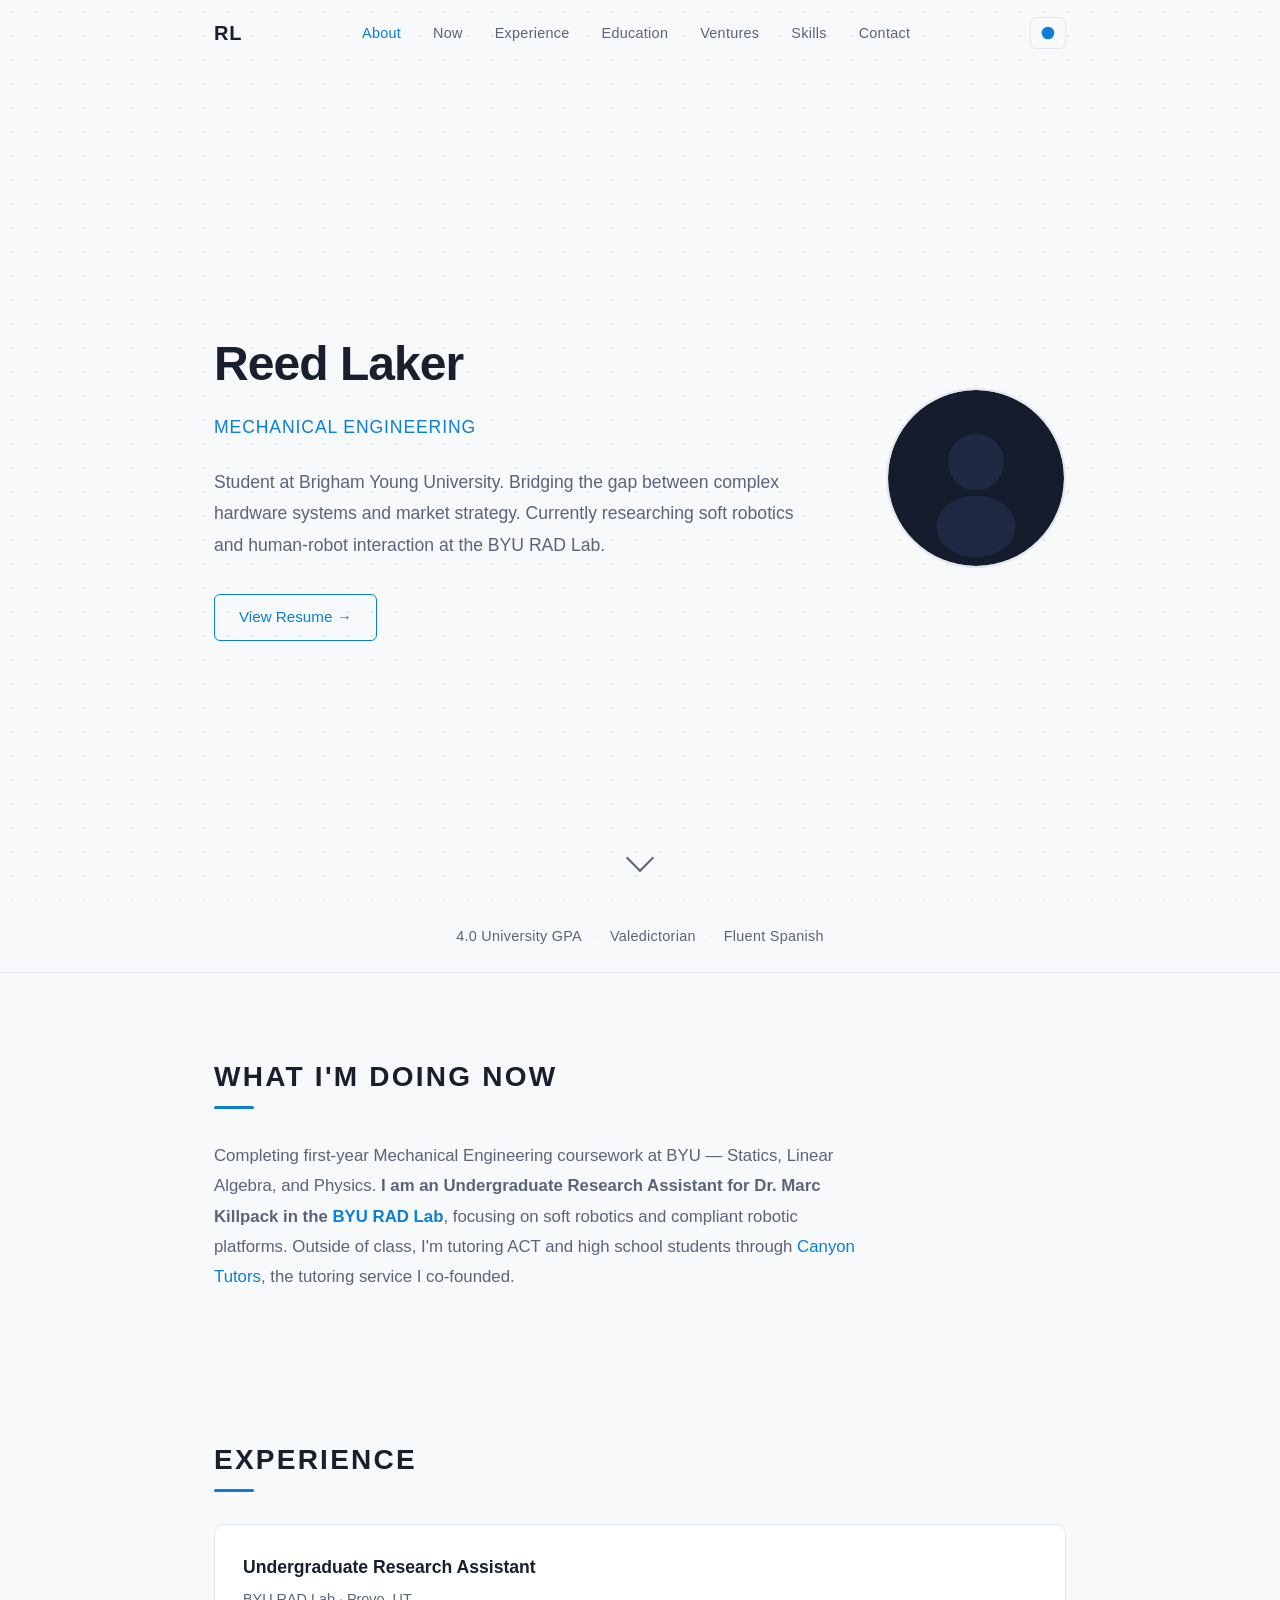
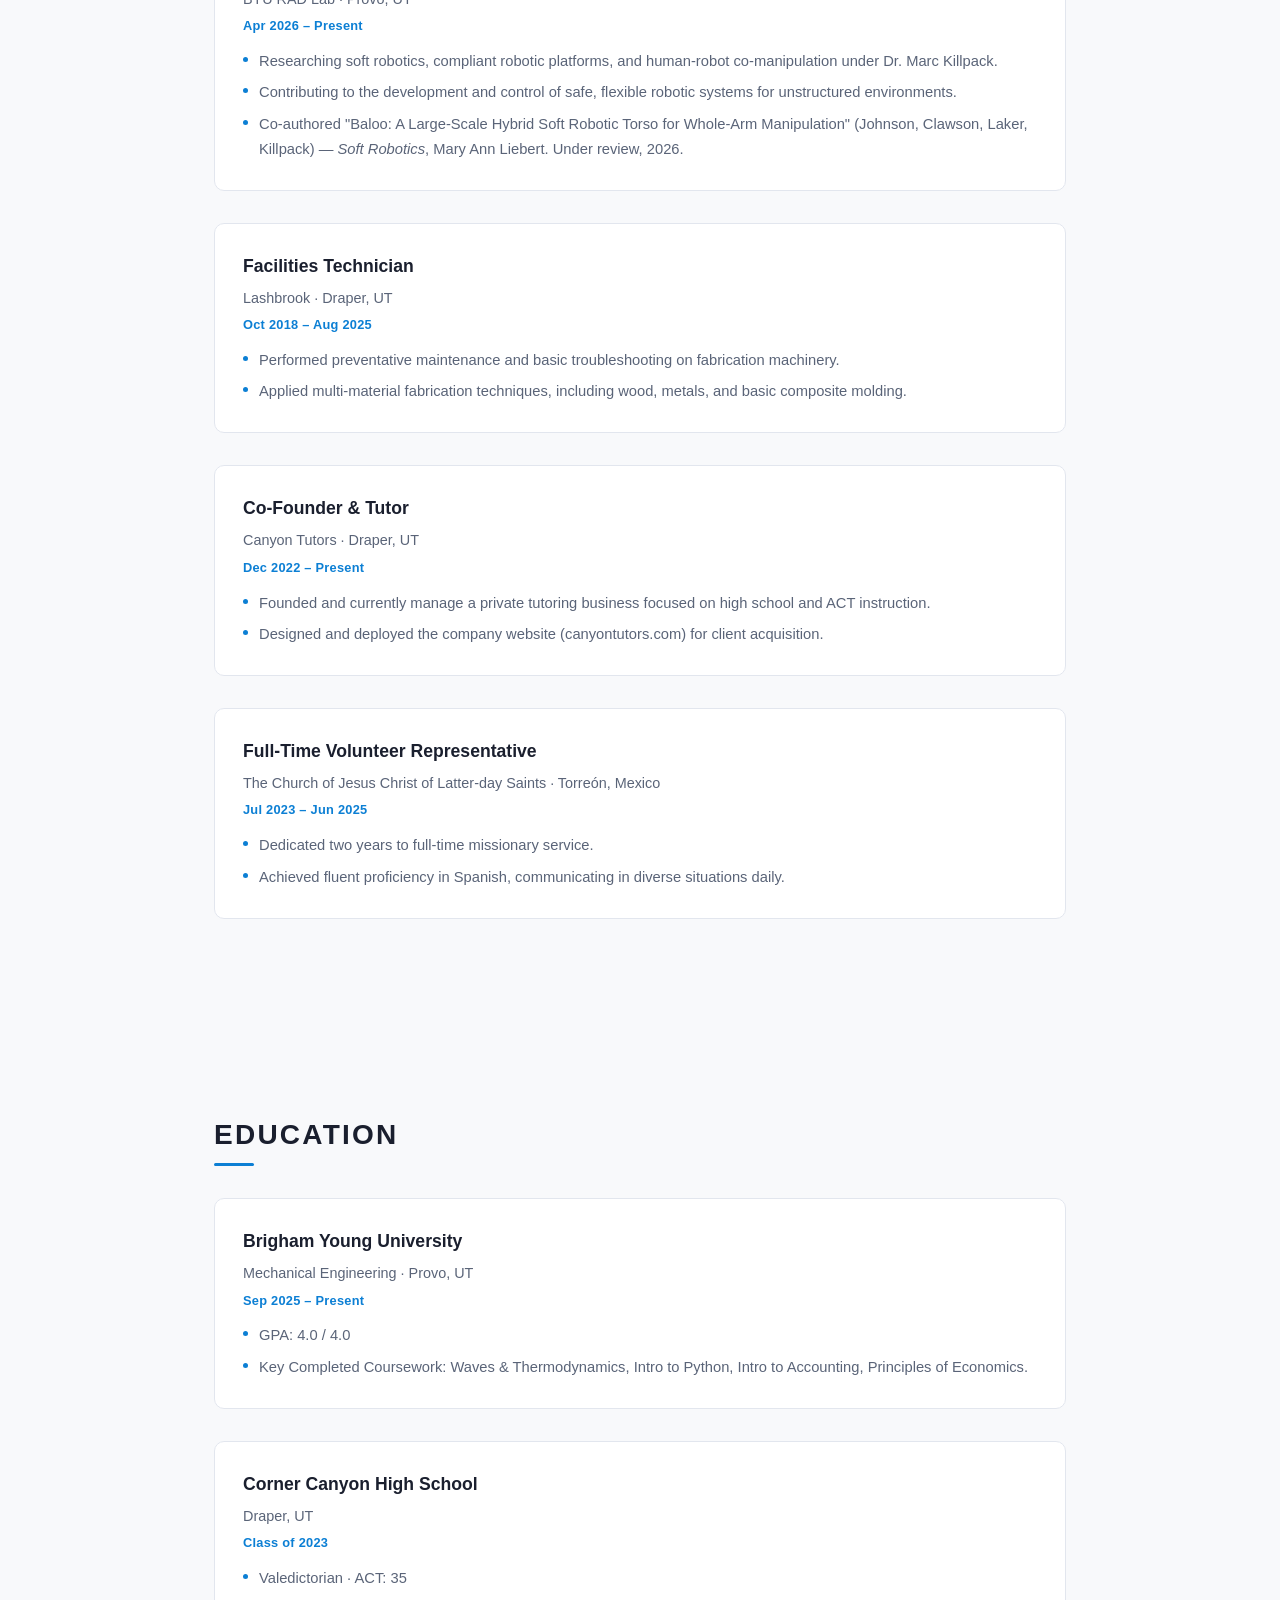
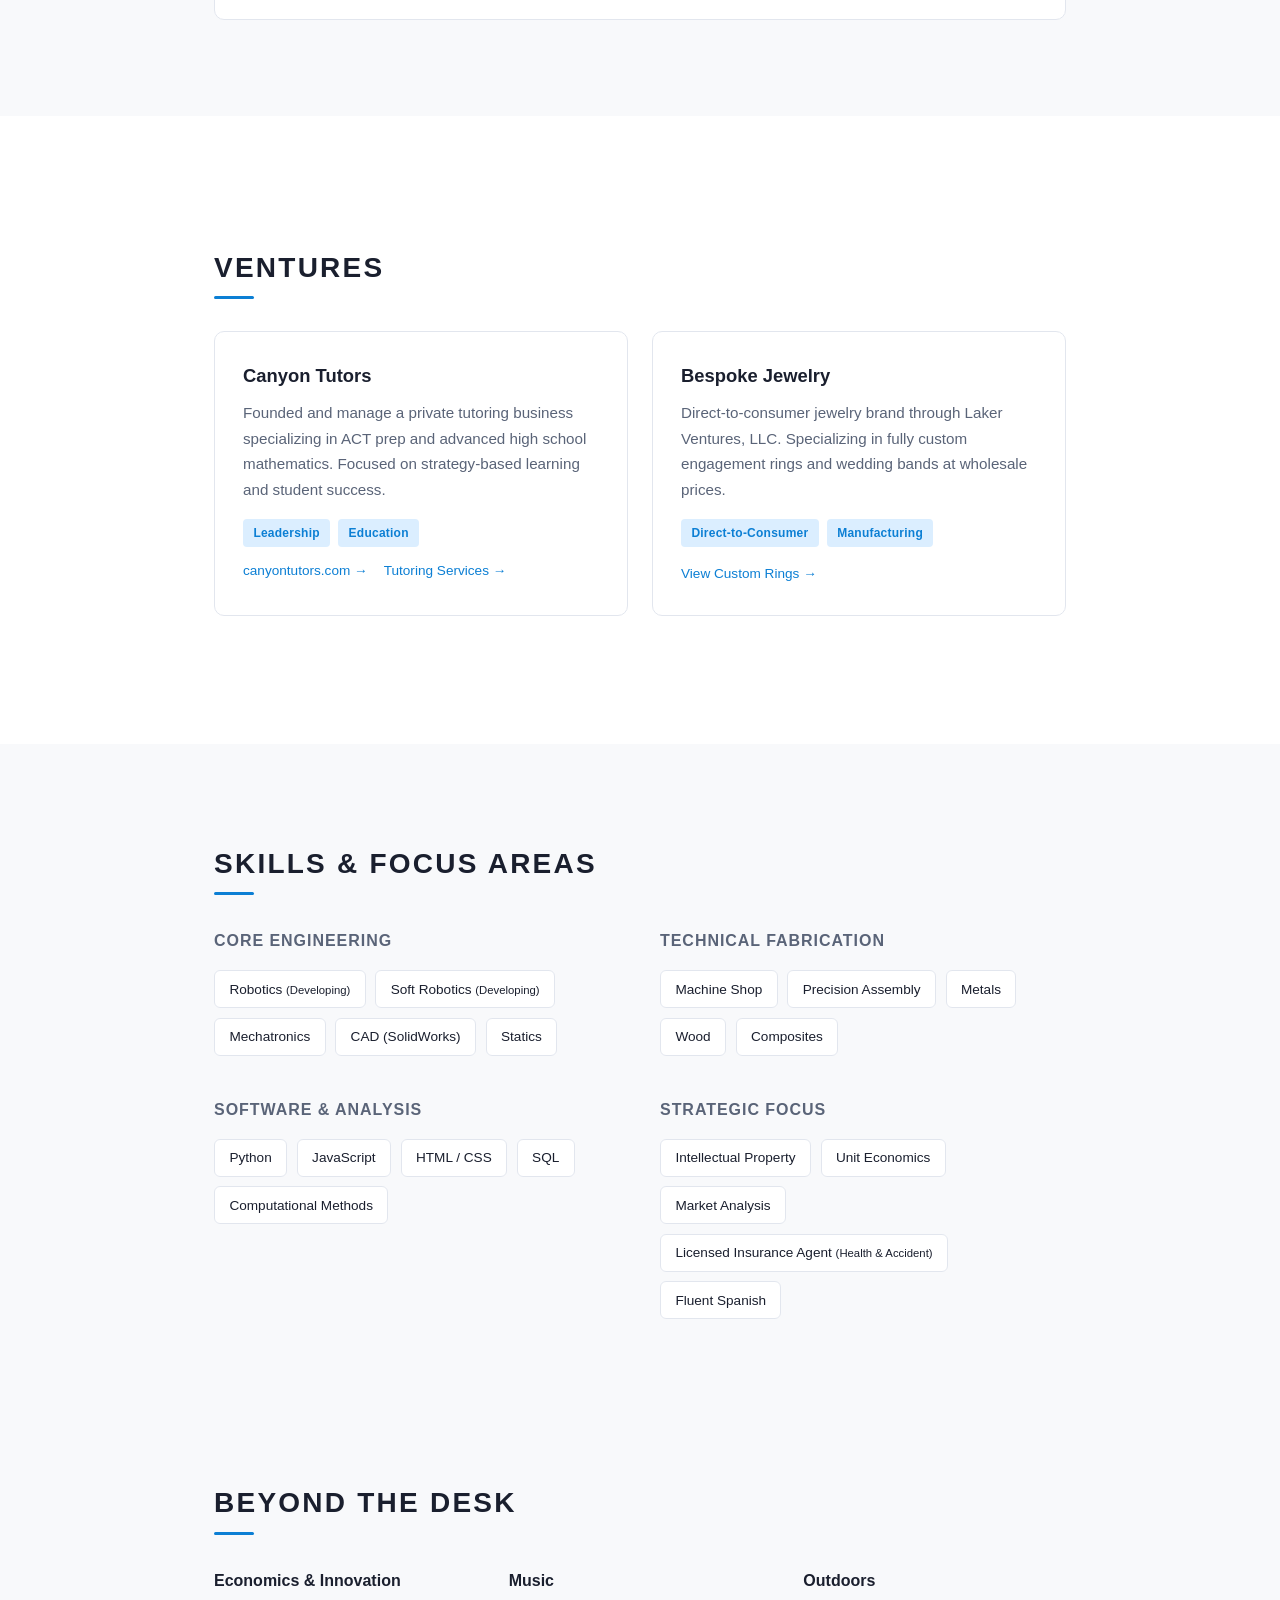
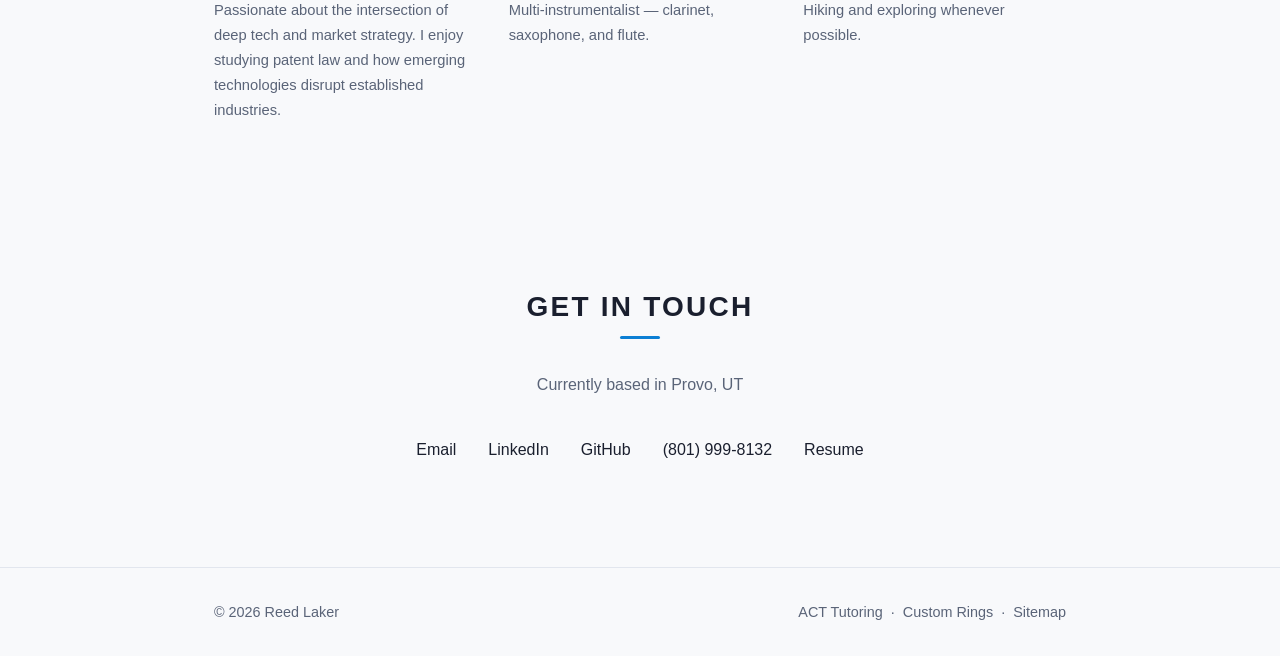
<file: index.html>
<!DOCTYPE html>
<html lang="en" data-theme="dark">
<head>
  <meta charset="UTF-8">
  <meta name="viewport" content="width=device-width, initial-scale=1.0">
  <title>Reed Laker — Mechanical Engineering</title>
  <meta name="description" content="Reed Laker — BYU Mechanical Engineering student. Focused on soft robotics, human-robot interaction, and the intersection of technology and market strategy.">
  <meta property="og:title" content="Reed Laker — Mechanical Engineering">
  <meta property="og:description" content="Portfolio of Reed Laker — mechanical engineering, soft robotics research, and strategic interests.">
  <meta property="og:type" content="website">
  <link rel="icon" href="assets/favicon.svg" type="image/svg+xml">
  <link rel="stylesheet" href="css/style.css">
  <link rel="sitemap" href="sitemap.xml" type="application/xml">
  
  <!-- JSON-LD Structured Data for Person -->
  <script type="application/ld+json">
  {
    "@context": "https://schema.org",
    "@type": "Person",
    "name": "Reed Laker",
    "url": "https://reedlaker.me",
    "email": "reed.laker1@gmail.com",
    "sameAs": [
      "https://www.linkedin.com/in/reed-laker/",
      "https://github.com/reedlaker1-ctrl",
      "https://canyontutors.com"
    ],
    "jobTitle": "Mechanical Engineering Student & Educator",
    "knowsAbout": ["Soft Robotics", "Mechanical Engineering", "ACT Test Prep", "Tutoring", "Human-Robot Interaction", "Health & Accident Insurance"],
    "worksFor": [
      {
        "@type": "Organization",
        "name": "Brigham Young University",
        "url": "https://www.byu.edu"
      },
      {
        "@type": "Organization",
        "name": "Canyon Tutors",
        "url": "https://canyontutors.com"
      },
      {
        "@type": "Organization",
        "name": "BYU RAD Lab",
        "url": "http://radlab.byu.edu"
      }
    ]
  }
  </script>
  <script>
    // Apply saved theme before render to prevent flash
    (function() {
      var saved = localStorage.getItem('theme');
      if (saved) {
        document.documentElement.setAttribute('data-theme', saved);
      } else if (window.matchMedia('(prefers-color-scheme: light)').matches) {
        document.documentElement.setAttribute('data-theme', 'light');
      }
    })();
  </script>
</head>
<body>

  <!-- Navigation -->
  <nav class="nav">
    <div class="container">
      <a href="#about" class="nav-logo">RL</a>
      <ul class="nav-links">
        <li><a href="#about">About</a></li>
        <li><a href="#now">Now</a></li>
        <li><a href="#experience">Experience</a></li>
        <li><a href="#education">Education</a></li>
        <li><a href="#ventures">Ventures</a></li>
        <li><a href="#skills">Skills</a></li>
        <li><a href="#contact">Contact</a></li>
      </ul>
      <div class="nav-actions">
        <button class="theme-toggle" aria-label="Toggle theme">
          <span class="theme-icon"></span>
        </button>
        <button class="hamburger" aria-label="Toggle navigation">
          <span></span>
          <span></span>
          <span></span>
        </button>
      </div>
    </div>
  </nav>

  <!-- Hero / About -->
  <section id="about" class="hero">
    <div class="container">
      <div class="hero-layout">
        <div class="hero-content">
          <h1>Reed Laker</h1>
          <p class="subtitle">Mechanical Engineering</p>
          <p class="bio">
            Student at Brigham Young University. Bridging the gap between 
            complex hardware systems and market strategy. Currently researching 
            soft robotics and human-robot interaction at the BYU RAD Lab.
          </p>
          <a href="assets/resume.pdf" class="btn" target="_blank" rel="noopener">View Resume &rarr;</a>
        </div>
        <div class="hero-headshot">
          <img src="assets/headshot.svg" alt="Reed Laker" width="180" height="180">
        </div>
      </div>
    </div>
    <div class="scroll-indicator"></div>
  </section>

  <!-- Stats -->
  <div class="stats-banner">
    <div class="container">
      <span class="stat">4.0 University GPA</span>
      <span class="stat-sep">&middot;</span>
      <span class="stat">Valedictorian</span>
      <span class="stat-sep">&middot;</span>
      <span class="stat">Fluent Spanish</span>
    </div>
  </div>

  <!-- Now -->
  <section id="now" class="now">
    <div class="container">
      <div class="reveal">
        <h2 class="section-heading">What I'm Doing Now</h2>
        <p class="now-text">
          Completing first-year Mechanical Engineering coursework at BYU &mdash; Statics,
          Linear Algebra, and Physics. <strong>I am an Undergraduate Research Assistant 
          for Dr. Marc Killpack in the <a href="http://radlab.byu.edu" target="_blank" rel="noopener">BYU RAD Lab</a></strong>, 
          focusing on soft robotics and compliant robotic platforms. Outside of class, I'm tutoring 
          ACT and high school students through
          <a href="https://canyontutors.com" target="_blank" rel="noopener">Canyon Tutors</a>,
          the tutoring service I co-founded.
        </p>
      </div>
    </div>
  </section>

  <!-- Experience -->
  <section id="experience" class="experience">
    <div class="container">
      <div class="reveal">
        <h2 class="section-heading">Experience</h2>
        <div class="timeline">
          <div class="timeline-entry">
            <div class="timeline-header">
              <h3>Undergraduate Research Assistant</h3>
              <span class="timeline-meta">BYU RAD Lab &middot; Provo, UT</span>
              <span class="timeline-date">Apr 2026 &ndash; Present</span>
            </div>
            <ul class="timeline-details">
              <li>Researching soft robotics, compliant robotic platforms, and human-robot co-manipulation under Dr. Marc Killpack.</li>
              <li>Contributing to the development and control of safe, flexible robotic systems for unstructured environments.</li>
              <li>Co-authored "Baloo: A Large-Scale Hybrid Soft Robotic Torso for Whole-Arm Manipulation" (Johnson, Clawson, Laker, Killpack) &mdash; <em>Soft Robotics</em>, Mary Ann Liebert. Under review, 2026.</li>
            </ul>
          </div>
          <div class="timeline-entry">
            <div class="timeline-header">
              <h3>Facilities Technician</h3>
              <span class="timeline-meta">Lashbrook &middot; Draper, UT</span>
              <span class="timeline-date">Oct 2018 &ndash; Aug 2025</span>
            </div>
            <ul class="timeline-details">
              <li>Performed preventative maintenance and basic troubleshooting on fabrication machinery.</li>
              <li>Applied multi-material fabrication techniques, including wood, metals, and basic composite molding.</li>
            </ul>
          </div>
          <div class="timeline-entry">
            <div class="timeline-header">
              <h3>Co-Founder & Tutor</h3>
              <span class="timeline-meta">Canyon Tutors &middot; Draper, UT</span>
              <span class="timeline-date">Dec 2022 &ndash; Present</span>
            </div>
            <ul class="timeline-details">
              <li>Founded and currently manage a private tutoring business focused on high school and ACT instruction.</li>
              <li>Designed and deployed the company website (canyontutors.com) for client acquisition.</li>
            </ul>
          </div>
          <div class="timeline-entry">
            <div class="timeline-header">
              <h3>Full-Time Volunteer Representative</h3>
              <span class="timeline-meta">The Church of Jesus Christ of Latter-day Saints &middot; Torre&oacute;n, Mexico</span>
              <span class="timeline-date">Jul 2023 &ndash; Jun 2025</span>
            </div>
            <ul class="timeline-details">
              <li>Dedicated two years to full-time missionary service.</li>
              <li>Achieved fluent proficiency in Spanish, communicating in diverse situations daily.</li>
            </ul>
          </div>
        </div>
      </div>
    </div>
  </section>

  <!-- Education -->
  <section id="education" class="education">
    <div class="container">
      <div class="reveal">
        <h2 class="section-heading">Education</h2>
        <div class="timeline">
          <div class="timeline-entry">
            <div class="timeline-header">
              <h3>Brigham Young University</h3>
              <span class="timeline-meta">Mechanical Engineering &middot; Provo, UT</span>
              <span class="timeline-date">Sep 2025 &ndash; Present</span>
            </div>
            <ul class="timeline-details">
              <li>GPA: 4.0 / 4.0</li>
              <li>Key Completed Coursework: Waves & Thermodynamics, Intro to Python, Intro to Accounting, Principles of Economics.</li>
            </ul>
          </div>
          <div class="timeline-entry">
            <div class="timeline-header">
              <h3>Corner Canyon High School</h3>
              <span class="timeline-meta">Draper, UT</span>
              <span class="timeline-date">Class of 2023</span>
            </div>
            <ul class="timeline-details">
              <li>Valedictorian &middot; ACT: 35</li>
            </ul>
          </div>
        </div>
      </div>
    </div>
  </section>

  <!-- Ventures -->
  <section id="ventures" class="experience" style="background: var(--bg-offset); padding: 8rem 0;">
    <div class="container">
      <div class="reveal">
        <h2 class="section-heading">Ventures</h2>
        <div class="card-grid">
          <div class="card">
            <h3>Canyon Tutors</h3>
            <p>Founded and manage a private tutoring business specializing in ACT prep and advanced high school mathematics. Focused on strategy-based learning and student success.</p>
            <div class="card-tags">
              <span class="tag">Leadership</span>
              <span class="tag">Education</span>
            </div>
            <div style="display: flex; gap: 1rem;">
              <a href="https://canyontutors.com" class="card-link" target="_blank" rel="noopener">canyontutors.com &rarr;</a>
              <a href="tutoring.html" class="card-link">Tutoring Services &rarr;</a>
            </div>
          </div>
          <div class="card">
            <h3>Bespoke Jewelry</h3>
            <p>Direct-to-consumer jewelry brand through Laker Ventures, LLC. Specializing in fully custom engagement rings and wedding bands at wholesale prices.</p>
            <div class="card-tags">
              <span class="tag">Direct-to-Consumer</span>
              <span class="tag">Manufacturing</span>
            </div>
            <a href="rings.html" class="card-link">View Custom Rings &rarr;</a>
          </div>
        </div>
      </div>
    </div>
  </section>

  <!-- Skills -->
  <section id="skills" class="skills">
    <div class="container">
      <div class="reveal">
        <h2 class="section-heading">Skills & Focus Areas</h2>
        <div class="skills-grid">
          <div class="skill-category">
            <h3>Core Engineering</h3>
            <div class="chip-list">
              <span class="chip">Robotics <small>(Developing)</small></span>
              <span class="chip">Soft Robotics <small>(Developing)</small></span>
              <span class="chip">Mechatronics</span>
              <span class="chip">CAD (SolidWorks)</span>
              <span class="chip">Statics</span>
            </div>
          </div>
          <div class="skill-category">
            <h3>Technical Fabrication</h3>
            <div class="chip-list">
              <span class="chip">Machine Shop</span>
              <span class="chip">Precision Assembly</span>
              <span class="chip">Metals</span>
              <span class="chip">Wood</span>
              <span class="chip">Composites</span>
            </div>
          </div>
          <div class="skill-category">
            <h3>Software & Analysis</h3>
            <div class="chip-list">
              <span class="chip">Python</span>
              <span class="chip">JavaScript</span>
              <span class="chip">HTML / CSS</span>
              <span class="chip">SQL</span>
              <span class="chip">Computational Methods</span>
            </div>
          </div>
          <div class="skill-category">
            <h3>Strategic Focus</h3>
            <div class="chip-list">
              <span class="chip">Intellectual Property</span>
              <span class="chip">Unit Economics</span>
              <span class="chip">Market Analysis</span>
              <span class="chip">Licensed Insurance Agent <small>(Health & Accident)</small></span>
              <span class="chip">Fluent Spanish</span>
            </div>
          </div>
        </div>
      </div>
    </div>
  </section>

  <!-- Interests -->
  <section class="interests">
    <div class="container">
      <div class="reveal">
        <h2 class="section-heading">Beyond the Desk</h2>
        <div class="interests-list">
          <div class="interest-item">
            <h3>Economics & Innovation</h3>
            <p>Passionate about the intersection of deep tech and market strategy. I enjoy studying patent law and how emerging technologies disrupt established industries.</p>
          </div>
          <div class="interest-item">
            <h3>Music</h3>
            <p>Multi-instrumentalist &mdash; clarinet, saxophone, and flute.</p>
          </div>
          <div class="interest-item">
            <h3>Outdoors</h3>
            <p>Hiking and exploring whenever possible.</p>
          </div>
        </div>
      </div>
    </div>
  </section>

  <!-- Contact -->
  <section id="contact" class="contact">
    <div class="container">
      <div class="reveal">
        <h2 class="section-heading">Get in Touch</h2>
        <p class="contact-note">Currently based in Provo, UT</p>
        <div class="contact-links">
          <a href="mailto:reed.laker1@gmail.com">Email</a>
          <a href="https://www.linkedin.com/in/reed-laker/" target="_blank" rel="noopener">LinkedIn</a>
          <a href="https://github.com/reedlaker1-ctrl" target="_blank" rel="noopener">GitHub</a>
          <a href="tel:8019998132">(801) 999-8132</a>
          <a href="assets/resume.pdf" target="_blank" rel="noopener">Resume</a>
        </div>
      </div>
    </div>
  </section>

  <footer class="site-footer">
    <div class="container">
      <div style="display: flex; justify-content: space-between; align-items: center; flex-wrap: wrap; gap: 1rem; font-size: 0.9rem;">
        <span>&copy; 2026 Reed Laker</span>
        <div>
          <a href="/tutoring">ACT Tutoring</a>
          <span>&nbsp;&middot;&nbsp;</span>
          <a href="/rings">Custom Rings</a>
          <span>&nbsp;&middot;&nbsp;</span>
          <a href="sitemap.xml">Sitemap</a>
        </div>
      </div>
    </div>
  </footer>

  <script src="js/main.js"></script>
</body>
</html>
</file>
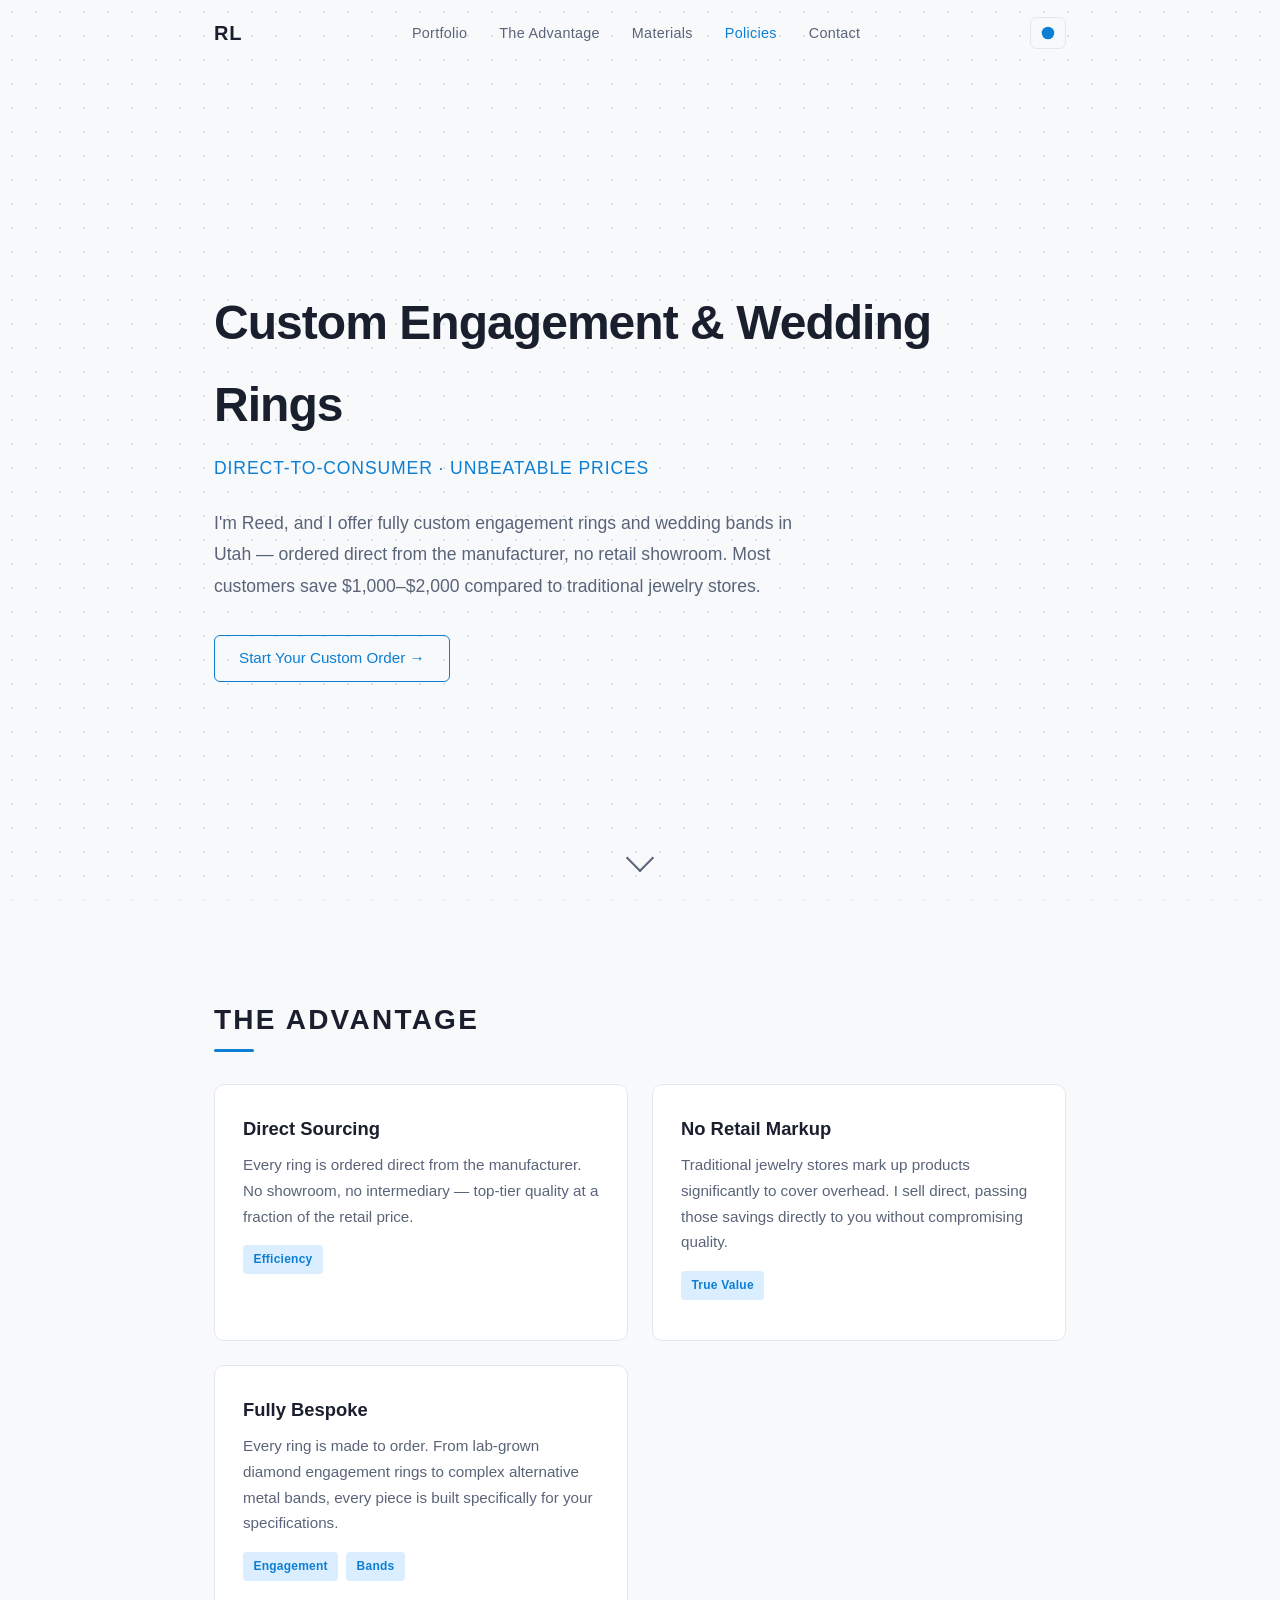
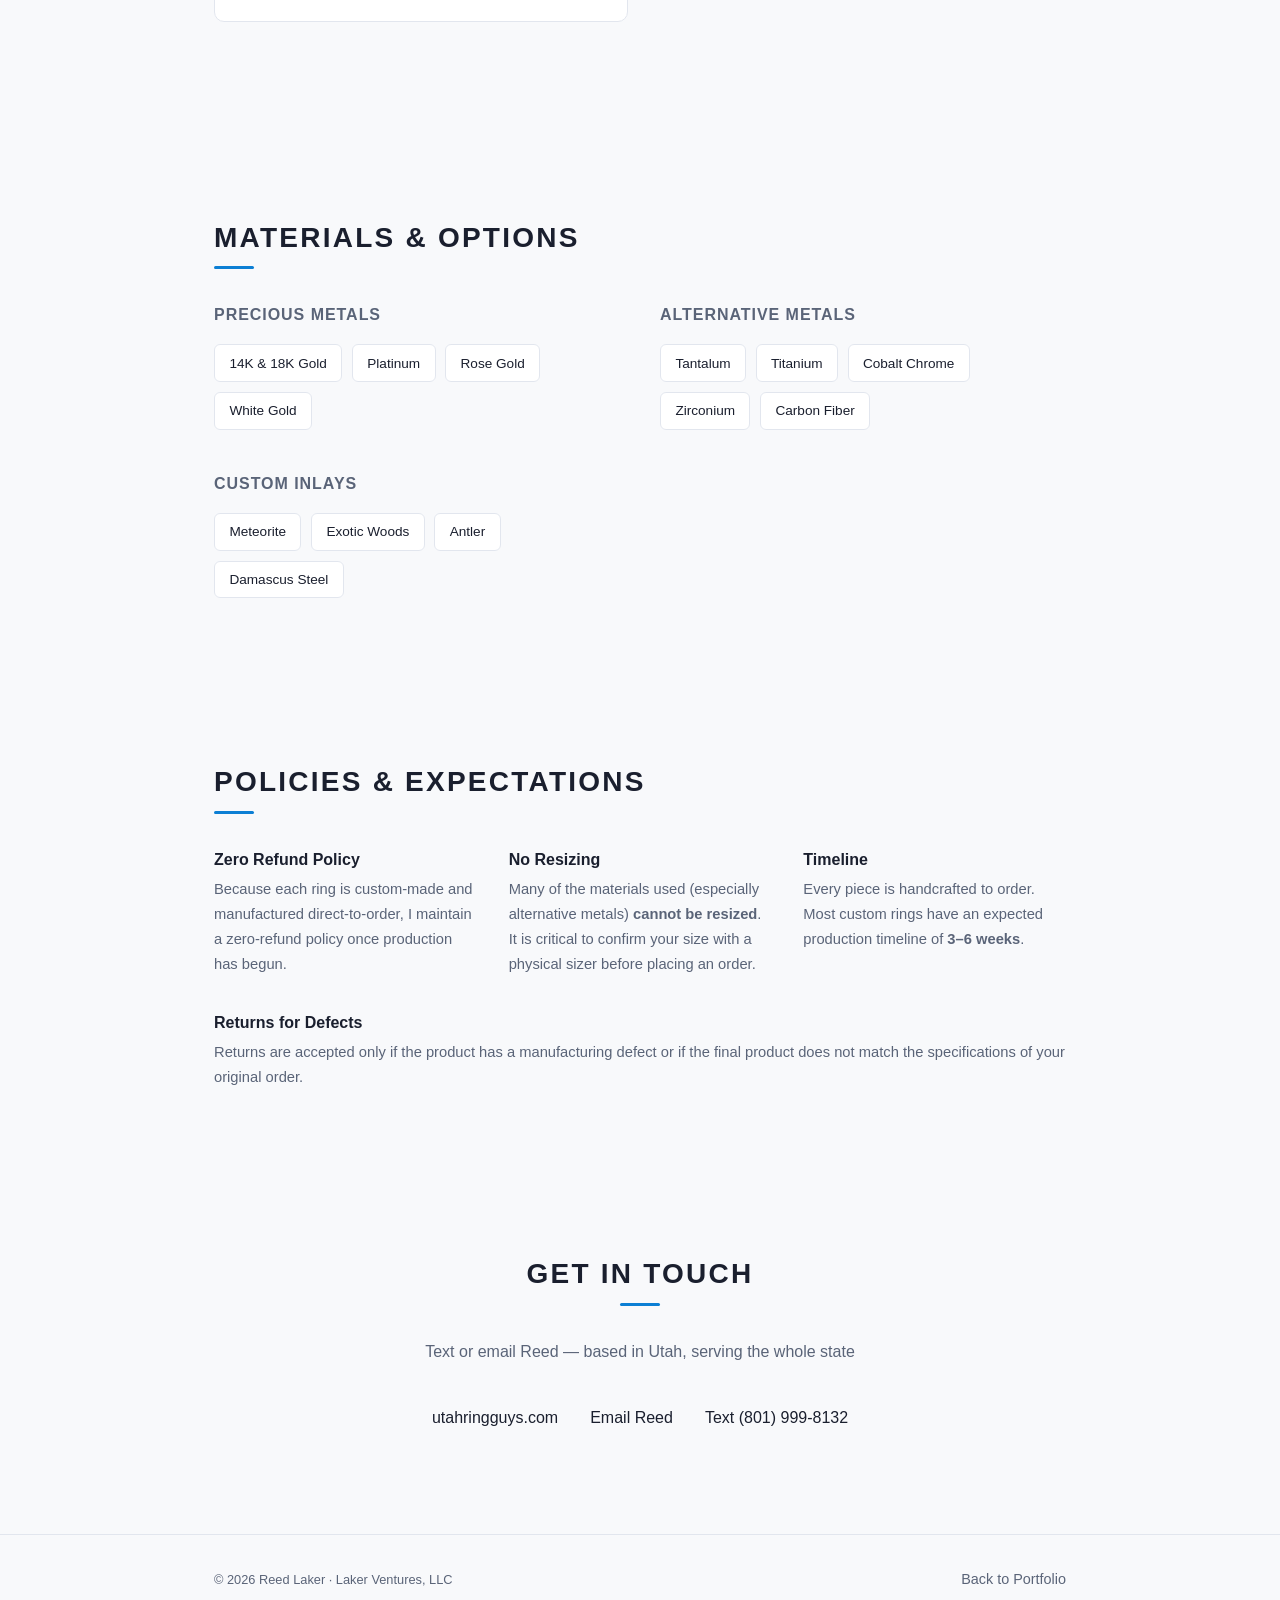
<file: rings.html>
<!DOCTYPE html>
<html lang="en" data-theme="dark">
<head>
  <meta charset="UTF-8">
  <meta name="viewport" content="width=device-width, initial-scale=1.0">
  <title>Bespoke Engagement & Wedding Rings | Laker Ventures, LLC</title>
  <meta name="description" content="Custom engagement rings and wedding bands in Utah — direct from Reed, no retail markup. Most customers save $1,000–$2,000 vs. traditional jewelry stores. Text (801) 999-8132.">
  <meta property="og:title" content="Custom Rings in Utah — Direct from the Maker">
  <meta property="og:description" content="Fully custom engagement rings and wedding bands in Utah. No retail markup — save $1,000–$2,000. Text Reed at (801) 999-8132.">
  <meta property="og:type" content="website">
  <meta property="og:url" content="https://reedlaker.com/rings">
  <link rel="icon" href="assets/favicon.svg" type="image/svg+xml">
  <link rel="stylesheet" href="css/style.css">
  
  <script type="application/ld+json">
  {
    "@context": "https://schema.org",
    "@type": "LocalBusiness",
    "name": "Custom Rings by Reed",
    "description": "Fully custom engagement rings and wedding bands in Utah, ordered direct from the manufacturer. No retail markup — most customers save $1,000–$2,000 compared to traditional jewelry stores.",
    "url": "https://reedlaker.com/rings",
    "sameAs": "https://utahringguys.com",
    "telephone": "+18019998132",
    "address": {
      "@type": "PostalAddress",
      "addressRegion": "UT",
      "addressCountry": "US"
    },
    "areaServed": {
      "@type": "State",
      "name": "Utah"
    },
    "priceRange": "$$",
    "employee": {
      "@type": "Person",
      "name": "Reed",
      "knowsLanguage": ["en", "es"]
    }
  }
  </script>

  <script type="application/ld+json">
  {
    "@context": "https://schema.org",
    "@type": "FAQPage",
    "mainEntity": [
      {
        "@type": "Question",
        "name": "Where can I get a custom engagement ring in Utah without paying retail markup?",
        "acceptedAnswer": {
          "@type": "Answer",
          "text": "Reed offers fully custom engagement rings and wedding bands in Utah, ordered direct from the manufacturer with no retail showroom overhead. Most customers save $1,000–$2,000 compared to traditional jewelry stores. Text 801-999-8132 to get started."
        }
      },
      {
        "@type": "Question",
        "name": "How much can I save on a custom engagement ring compared to a retail store?",
        "acceptedAnswer": {
          "@type": "Answer",
          "text": "Most customers save $1,000–$2,000 by working with Reed instead of a traditional jewelry store. There are no showroom markups — you pay for the ring, not the overhead. Text 801-999-8132 for a quote."
        }
      },
      {
        "@type": "Question",
        "name": "How do I order a custom engagement ring or wedding band in Utah?",
        "acceptedAnswer": {
          "@type": "Answer",
          "text": "Text Reed at 801-999-8132 with your design ideas, preferred metal, and budget. Most custom rings are ready in 3–6 weeks. Serving customers throughout Utah."
        }
      },
      {
        "@type": "Question",
        "name": "What materials are available for custom rings?",
        "acceptedAnswer": {
          "@type": "Answer",
          "text": "Options include 14K and 18K gold, platinum, rose gold, white gold, and alternative metals like tantalum, titanium, cobalt chrome, and zirconium. Custom inlays such as meteorite, exotic woods, and Damascus steel are also available. Text 801-999-8132 to discuss your options."
        }
      }
    ]
  }
  </script>

  <script>
    (function() {
      var saved = localStorage.getItem('theme');
      if (saved) {
        document.documentElement.setAttribute('data-theme', saved);
      } else if (window.matchMedia('(prefers-color-scheme: light)').matches) {
        document.documentElement.setAttribute('data-theme', 'light');
      }
    })();
  </script>
</head>
<body>

  <!-- Navigation -->
  <nav class="nav">
    <div class="container">
      <a href="/" class="nav-logo">RL</a>
      <ul class="nav-links">
        <li><a href="/#about">Portfolio</a></li>
        <li><a href="#value">The Advantage</a></li>
        <li><a href="#materials">Materials</a></li>
        <li><a href="#policies">Policies</a></li>
        <li><a href="#contact">Contact</a></li>
      </ul>
      <div class="nav-actions">
        <button class="theme-toggle" aria-label="Toggle theme">
          <span class="theme-icon"></span>
        </button>
        <button class="hamburger" aria-label="Toggle navigation">
          <span></span>
          <span></span>
          <span></span>
        </button>
      </div>
    </div>
  </nav>

  <!-- Hero -->
  <section class="hero">
    <div class="container">
      <div class="hero-layout">
        <div class="hero-content">
          <h1>Custom Engagement & Wedding Rings</h1>
          <p class="subtitle">Direct-to-Consumer &middot; Unbeatable Prices</p>
          <p class="bio">
            I'm Reed, and I offer fully custom engagement rings and wedding bands
            in Utah &mdash; ordered direct from the manufacturer, no retail showroom.
            Most customers save $1,000&ndash;$2,000 compared to traditional jewelry stores.
          </p>
          <a href="#contact" class="btn">Start Your Custom Order &rarr;</a>
        </div>
      </div>
    </div>
    <div class="scroll-indicator"></div>
  </section>

  <!-- Value Proposition -->
  <section id="value" class="projects">
    <div class="container">
      <div class="reveal">
        <h2 class="section-heading">The Advantage</h2>
        <div class="card-grid">
          <div class="card">
            <h3>Direct Sourcing</h3>
            <p>Every ring is ordered direct from the manufacturer. No showroom, no intermediary &mdash; top-tier quality at a fraction of the retail price.</p>
            <div class="card-tags"><span class="tag">Efficiency</span></div>
          </div>

          <div class="card">
            <h3>No Retail Markup</h3>
            <p>Traditional jewelry stores mark up products significantly to cover overhead. I sell direct, passing those savings directly to you without compromising quality.</p>
            <div class="card-tags"><span class="tag">True Value</span></div>
          </div>

          <div class="card">
            <h3>Fully Bespoke</h3>
            <p>Every ring is made to order. From lab-grown diamond engagement rings to complex alternative metal bands, every piece is built specifically for your specifications.</p>
            <div class="card-tags"><span class="tag">Engagement</span><span class="tag">Bands</span></div>
          </div>
        </div>
      </div>
    </div>
  </section>

  <!-- Materials -->
  <section id="materials" class="skills">
    <div class="container">
      <div class="reveal">
        <h2 class="section-heading">Materials & Options</h2>
        <div class="skills-grid">
          <div class="skill-category">
            <h3>Precious Metals</h3>
            <div class="chip-list">
              <span class="chip">14K & 18K Gold</span>
              <span class="chip">Platinum</span>
              <span class="chip">Rose Gold</span>
              <span class="chip">White Gold</span>
            </div>
          </div>
          <div class="skill-category">
            <h3>Alternative Metals</h3>
            <div class="chip-list">
              <span class="chip">Tantalum</span>
              <span class="chip">Titanium</span>
              <span class="chip">Cobalt Chrome</span>
              <span class="chip">Zirconium</span>
              <span class="chip">Carbon Fiber</span>
            </div>
          </div>
          <div class="skill-category">
            <h3>Custom Inlays</h3>
            <div class="chip-list">
              <span class="chip">Meteorite</span>
              <span class="chip">Exotic Woods</span>
              <span class="chip">Antler</span>
              <span class="chip">Damascus Steel</span>
            </div>
          </div>
        </div>
      </div>
    </div>
  </section>

  <!-- Policies -->
  <section id="policies" class="interests">
    <div class="container">
      <div class="reveal">
        <h2 class="section-heading">Policies & Expectations</h2>
        <div class="interests-list">
          <div class="interest-item">
            <h3>Zero Refund Policy</h3>
            <p>Because each ring is custom-made and manufactured direct-to-order, I maintain a zero-refund policy once production has begun.</p>
          </div>
          <div class="interest-item">
            <h3>No Resizing</h3>
            <p>Many of the materials used (especially alternative metals) <strong>cannot be resized</strong>. It is critical to confirm your size with a physical sizer before placing an order.</p>
          </div>
          <div class="interest-item">
            <h3>Timeline</h3>
            <p>Every piece is handcrafted to order. Most custom rings have an expected production timeline of <strong>3–6 weeks</strong>.</p>
          </div>
          <div class="interest-item">
            <h3>Returns for Defects</h3>
            <p>Returns are accepted only if the product has a manufacturing defect or if the final product does not match the specifications of your original order.</p>
          </div>
        </div>
      </div>
    </div>
  </section>

  <!-- Contact -->
  <section id="contact" class="contact">
    <div class="container">
      <div class="reveal">
        <h2 class="section-heading">Get in Touch</h2>
        <p class="contact-note">Text or email Reed &mdash; based in Utah, serving the whole state</p>
        <div class="contact-links">
          <a href="https://utahringguys.com" target="_blank" rel="noopener">utahringguys.com</a>
          <a href="mailto:reed.laker1@gmail.com">Email Reed</a>
          <a href="sms:8019998132">Text (801) 999-8132</a>
        </div>
      </div>
    </div>
  </section>

  <footer class="site-footer">
    <div class="container">
      <div style="display: flex; justify-content: space-between; align-items: center; flex-wrap: wrap; gap: 1rem;">
        <span>&copy; 2026 Reed Laker &middot; Laker Ventures, LLC</span>
        <a href="/" style="font-size: 0.9rem;">Back to Portfolio</a>
      </div>
    </div>
  </footer>

  <script src="js/main.js"></script>
</body>
</html>
</file>
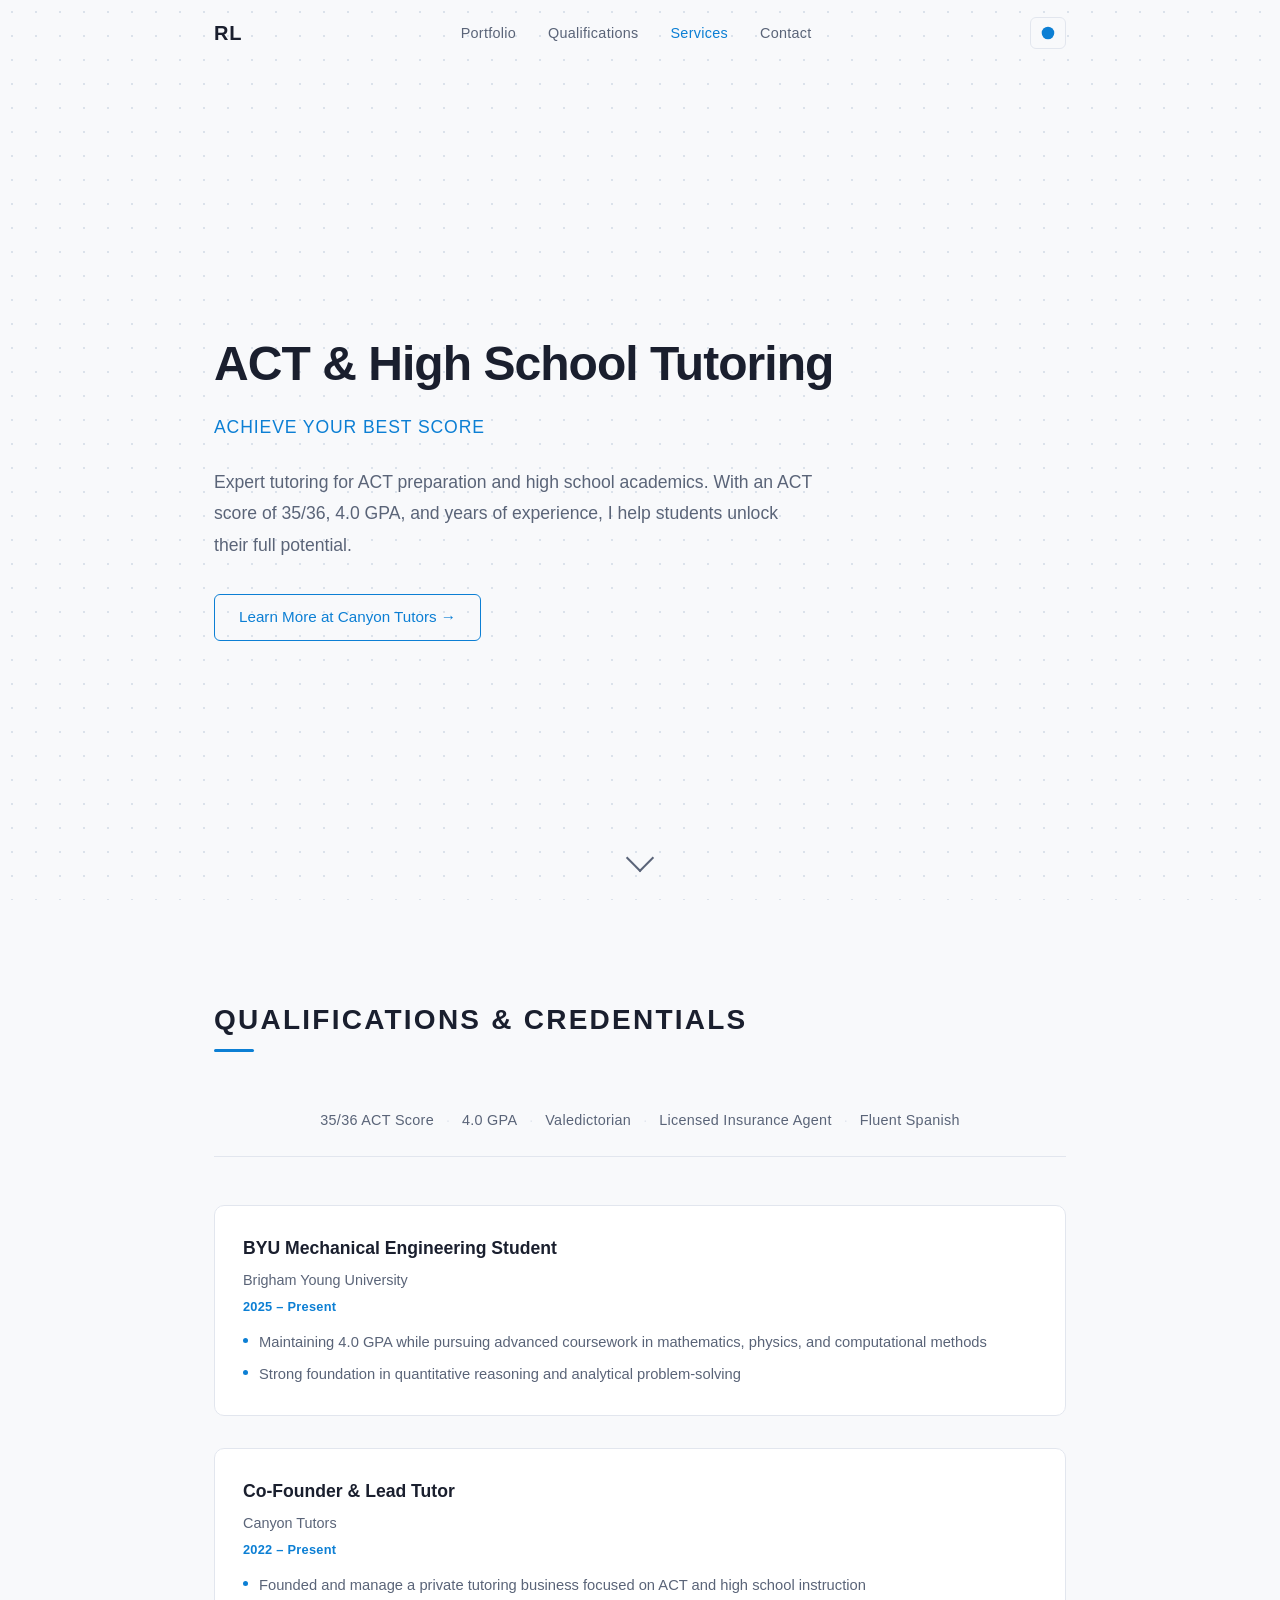
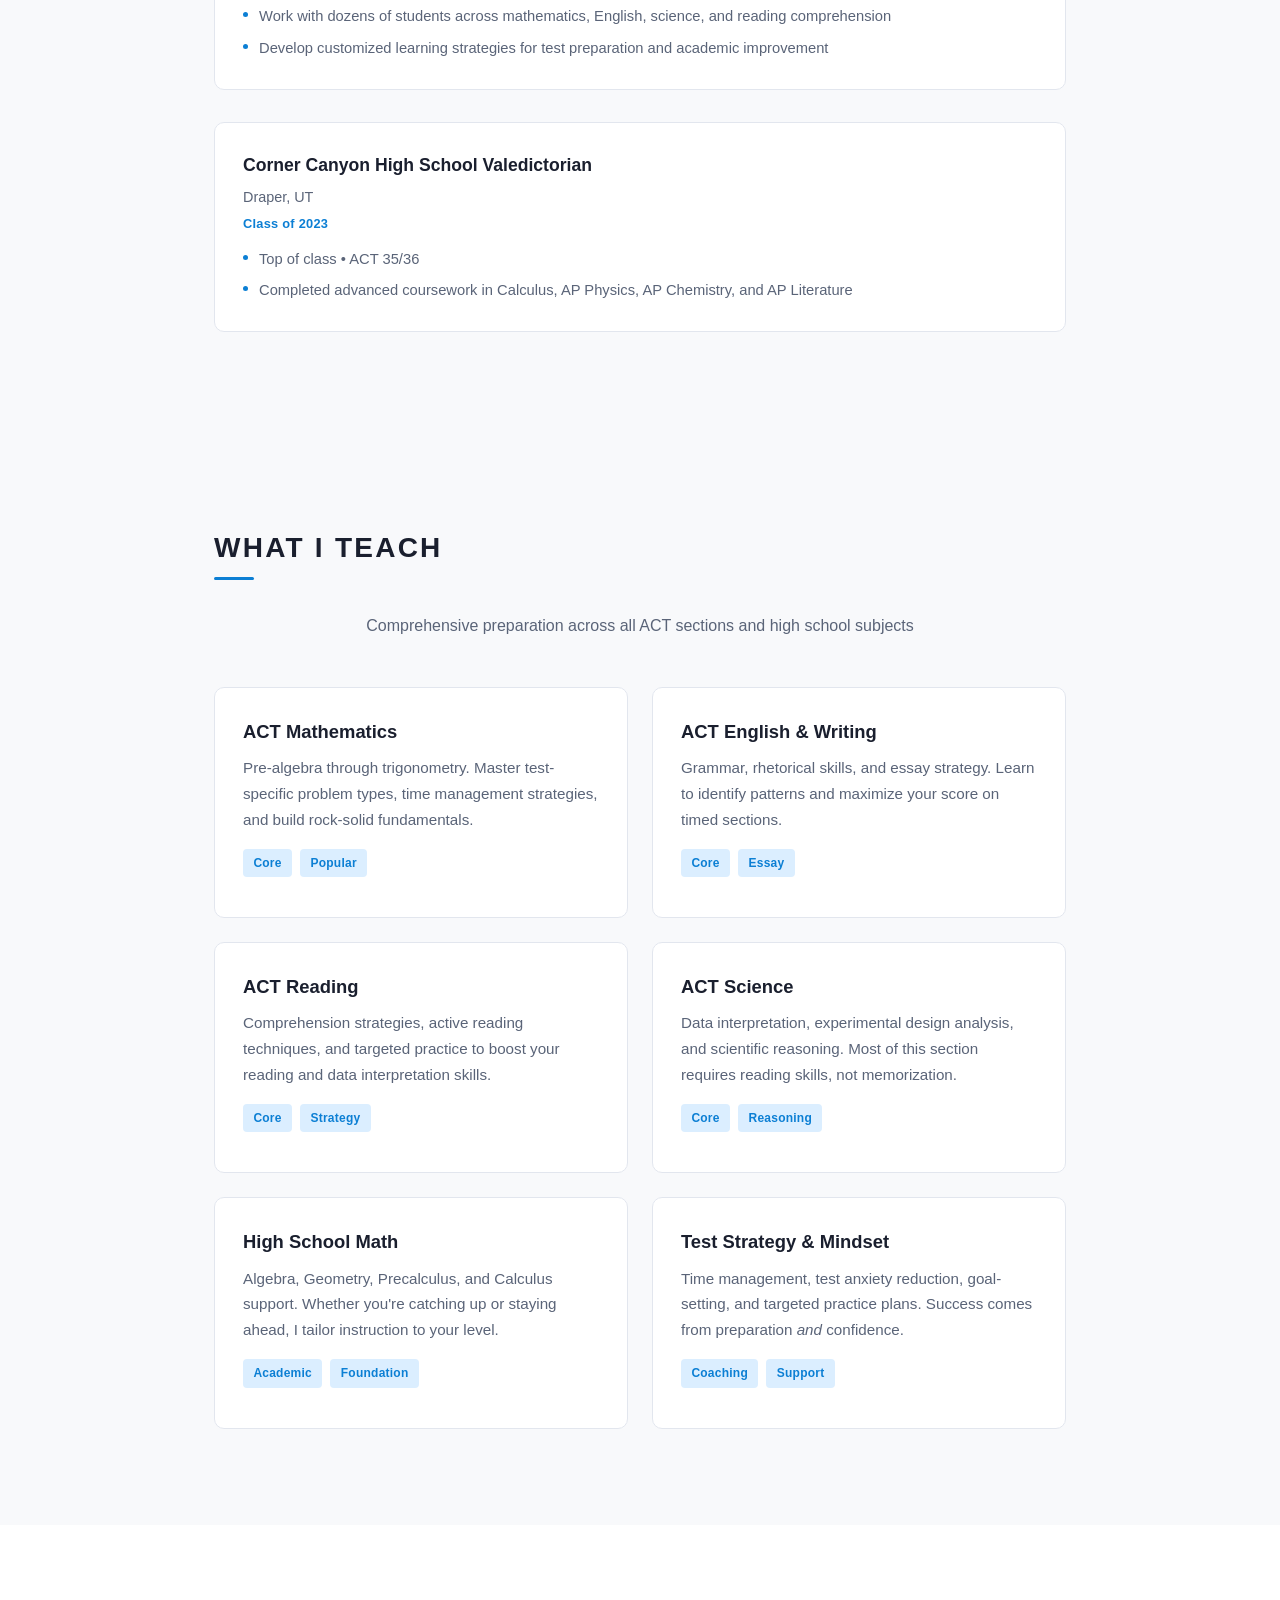
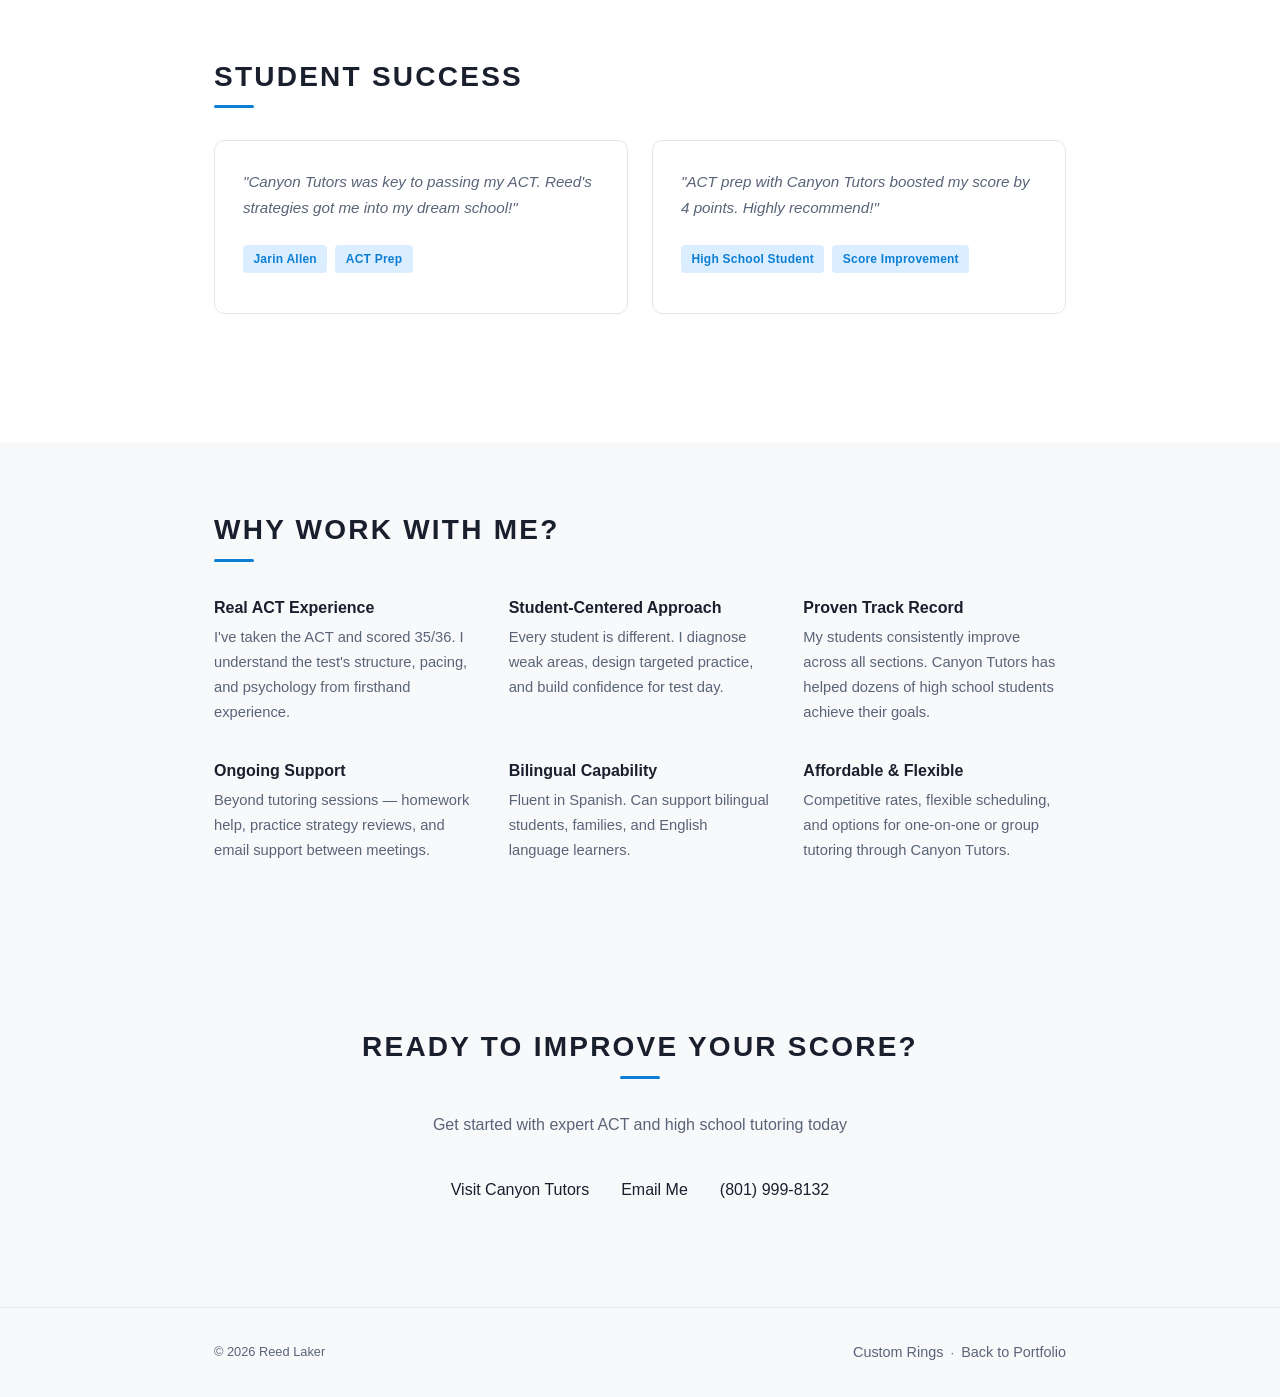
<file: tutoring.html>
<!DOCTYPE html>
<html lang="en" data-theme="dark">
<head>
  <meta charset="UTF-8">
  <meta name="viewport" content="width=device-width, initial-scale=1.0">
  <title>ACT & High School Tutoring | Reed Laker</title>
  <meta name="description" content="ACT prep and high school tutoring with Reed Laker. Achieve your best score with a tutor who scored 35/36 on the ACT and holds a 4.0 GPA. Experienced in math, science, English, and reading comprehension.">
  <meta name="keywords" content="ACT tutor, ACT prep, high school tutoring, math tutor, science tutor, English tutor, test prep, Provo tutor, Utah tutor">
  <meta property="og:title" content="ACT & High School Tutoring — Reed Laker">
  <meta property="og:description" content="Expert ACT and high school tutoring. ACT score 35/36, 4.0 GPA. Specializing in targeted test prep and academic excellence.">
  <meta property="og:type" content="website">
  <meta property="og:image" content="https://reedlaker.me/assets/headshot.svg">
  <meta property="og:url" content="https://reedlaker.me/tutoring">
  <meta name="author" content="Reed Laker">
  <meta name="canonical" content="https://reedlaker.me/tutoring">
  <link rel="icon" href="assets/favicon.svg" type="image/svg+xml">
  <link rel="stylesheet" href="css/style.css">
  
  <!-- JSON-LD Structured Data for Service/Educational Services -->
  <script type="application/ld+json">
  {
    "@context": "https://schema.org",
    "@type": "EducationalOrganization",
    "name": "Reed Laker Tutoring",
    "url": "https://reedlaker.me/tutoring",
    "description": "ACT prep and high school tutoring services",
    "contactPoint": {
      "@type": "ContactPoint",
      "telephone": "+1-801-999-8132",
      "contactType": "Customer Service",
      "email": "reed.laker1@gmail.com"
    },
    "address": {
      "@type": "PostalAddress",
      "addressRegion": "Provo",
      "addressCountry": "US"
    },
    "founder": {
      "@type": "Person",
      "name": "Reed Laker",
      "url": "https://reedlaker.me"
    }
  }
  </script>

  <!-- JSON-LD Structured Data for Service -->
  <script type="application/ld+json">
  {
    "@context": "https://schema.org",
    "@type": "Service",
    "name": "ACT Prep Tutoring",
    "description": "One-on-one and group ACT preparation tutoring to help students achieve their target scores",
    "provider": {
      "@type": "Person",
      "name": "Reed Laker",
      "url": "https://reedlaker.me",
      "email": "reed.laker1@gmail.com",
      "knowsAbout": ["ACT Test Prep", "Mathematics", "English", "Reading Comprehension", "Science"],
      "jobTitle": "ACT Tutor & Education Entrepreneur"
    },
    "areaServed": {
      "@type": "City",
      "name": "Provo",
      "containedInPlace": {
        "@type": "State",
        "name": "Utah"
      }
    },
    "priceRange": "$$"
  }
  </script>

  <!-- JSON-LD Structured Data for Person -->
  <script type="application/ld+json">
  {
    "@context": "https://schema.org",
    "@type": "Person",
    "name": "Reed Laker",
    "url": "https://reedlaker.me",
    "email": "reed.laker1@gmail.com",
    "sameAs": [
      "https://www.linkedin.com/in/reed-laker/",
      "https://github.com/reedlaker1-ctrl",
      "https://canyontutors.com"
    ],
    "jobTitle": "Educator & Mechanical Engineering Student",
    "worksFor": {
      "@type": "Organization",
      "name": "Canyon Tutors",
      "url": "https://canyontutors.com"
    },
    "affiliation": {
      "@type": "EducationalOrganization",
      "name": "Brigham Young University",
      "url": "https://www.byu.edu"
    },
    "knowsAbout": ["ACT Test Prep", "High School Mathematics", "Science", "Test Strategy", "Educational Psychology"]
  }
  </script>

  <script>
    // Apply saved theme before render to prevent flash
    (function() {
      var saved = localStorage.getItem('theme');
      if (saved) {
        document.documentElement.setAttribute('data-theme', saved);
      } else if (window.matchMedia('(prefers-color-scheme: light)').matches) {
        document.documentElement.setAttribute('data-theme', 'light');
      }
    })();
  </script>
</head>
<body>

  <!-- Navigation -->
  <nav class="nav">
    <div class="container">
      <a href="/" class="nav-logo">RL</a>
      <ul class="nav-links">
        <li><a href="/#about">Portfolio</a></li>
        <li><a href="#qualifications">Qualifications</a></li>
        <li><a href="#services">Services</a></li>
        <li><a href="#contact">Contact</a></li>
      </ul>
      <div class="nav-actions">
        <button class="theme-toggle" aria-label="Toggle theme">
          <span class="theme-icon"></span>
        </button>
        <button class="hamburger" aria-label="Toggle navigation">
          <span></span>
          <span></span>
          <span></span>
        </button>
      </div>
    </div>
  </nav>

  <!-- Hero -->
  <section class="hero">
    <div class="container">
      <div class="hero-layout">
        <div class="hero-content">
          <h1>ACT & High School Tutoring</h1>
          <p class="subtitle">Achieve Your Best Score</p>
          <p class="bio">
            Expert tutoring for ACT preparation and high school academics. 
            With an ACT score of 35/36, 4.0 GPA, and years of experience, 
            I help students unlock their full potential.
          </p>
          <a href="https://canyontutors.com" class="btn" target="_blank" rel="noopener">Learn More at Canyon Tutors &rarr;</a>
        </div>
      </div>
    </div>
    <div class="scroll-indicator"></div>
  </section>

  <!-- Qualifications -->
  <section id="qualifications" class="education">
    <div class="container">
      <div class="reveal">
        <h2 class="section-heading">Qualifications & Credentials</h2>
        
        <div class="stats-banner">
          <div class="container">
            <span class="stat">35/36 ACT Score</span>
            <span class="stat-sep">&middot;</span>
            <span class="stat">4.0 GPA</span>
            <span class="stat-sep">&middot;</span>
            <span class="stat">Valedictorian</span>
            <span class="stat-sep">&middot;</span>
            <span class="stat">Licensed Insurance Agent</span>
            <span class="stat-sep">&middot;</span>
            <span class="stat">Fluent Spanish</span>
          </div>
        </div>

        <div class="timeline" style="margin-top: 3rem;">
          <div class="timeline-entry">
            <div class="timeline-header">
              <h3>BYU Mechanical Engineering Student</h3>
              <span class="timeline-meta">Brigham Young University</span>
              <span class="timeline-date">2025 – Present</span>
            </div>
            <ul class="timeline-details">
              <li>Maintaining 4.0 GPA while pursuing advanced coursework in mathematics, physics, and computational methods</li>
              <li>Strong foundation in quantitative reasoning and analytical problem-solving</li>
            </ul>
          </div>

          <div class="timeline-entry">
            <div class="timeline-header">
              <h3>Co-Founder & Lead Tutor</h3>
              <span class="timeline-meta">Canyon Tutors</span>
              <span class="timeline-date">2022 – Present</span>
            </div>
            <ul class="timeline-details">
              <li>Founded and manage a private tutoring business focused on ACT and high school instruction</li>
              <li>Work with dozens of students across mathematics, English, science, and reading comprehension</li>
              <li>Develop customized learning strategies for test preparation and academic improvement</li>
            </ul>
          </div>

          <div class="timeline-entry">
            <div class="timeline-header">
              <h3>Corner Canyon High School Valedictorian</h3>
              <span class="timeline-meta">Draper, UT</span>
              <span class="timeline-date">Class of 2023</span>
            </div>
            <ul class="timeline-details">
              <li>Top of class • ACT 35/36</li>
              <li>Completed advanced coursework in Calculus, AP Physics, AP Chemistry, and AP Literature</li>
            </ul>
          </div>
        </div>
      </div>
    </div>
  </section>

  <!-- Services -->
  <section id="services" class="projects">
    <div class="container">
      <div class="reveal">
        <h2 class="section-heading">What I teach</h2>
        <p style="text-align: center; color: var(--text-muted); margin-bottom: 3rem;">
          Comprehensive preparation across all ACT sections and high school subjects
        </p>
        
        <div class="card-grid">
          <div class="card">
            <h3>ACT Mathematics</h3>
            <p>Pre-algebra through trigonometry. Master test-specific problem types, time management strategies, and build rock-solid fundamentals.</p>
            <div class="card-tags">
              <span class="tag">Core</span>
              <span class="tag">Popular</span>
            </div>
          </div>

          <div class="card">
            <h3>ACT English & Writing</h3>
            <p>Grammar, rhetorical skills, and essay strategy. Learn to identify patterns and maximize your score on timed sections.</p>
            <div class="card-tags">
              <span class="tag">Core</span>
              <span class="tag">Essay</span>
            </div>
          </div>

          <div class="card">
            <h3>ACT Reading</h3>
            <p>Comprehension strategies, active reading techniques, and targeted practice to boost your reading and data interpretation skills.</p>
            <div class="card-tags">
              <span class="tag">Core</span>
              <span class="tag">Strategy</span>
            </div>
          </div>

          <div class="card">
            <h3>ACT Science</h3>
            <p>Data interpretation, experimental design analysis, and scientific reasoning. Most of this section requires reading skills, not memorization.</p>
            <div class="card-tags">
              <span class="tag">Core</span>
              <span class="tag">Reasoning</span>
            </div>
          </div>

          <div class="card">
            <h3>High School Math</h3>
            <p>Algebra, Geometry, Precalculus, and Calculus support. Whether you're catching up or staying ahead, I tailor instruction to your level.</p>
            <div class="card-tags">
              <span class="tag">Academic</span>
              <span class="tag">Foundation</span>
            </div>
          </div>

          <div class="card">
            <h3>Test Strategy & Mindset</h3>
            <p>Time management, test anxiety reduction, goal-setting, and targeted practice plans. Success comes from preparation <em>and</em> confidence.</p>
            <div class="card-tags">
              <span class="tag">Coaching</span>
              <span class="tag">Support</span>
            </div>
          </div>
        </div>
      </div>
    </div>
  </section>

  <!-- Success Stories -->
  <section id="testimonials" class="experience" style="background: var(--bg-offset); padding: 8rem 0;">
    <div class="container">
      <div class="reveal">
        <h2 class="section-heading">Student Success</h2>
        <div class="card-grid">
          <div class="card">
            <p class="italic" style="color: var(--text-muted); margin-bottom: 1.5rem;">
              "Canyon Tutors was key to passing my ACT. Reed's strategies got me into my dream school!"
            </p>
            <div class="card-tags">
              <span class="tag">Jarin Allen</span>
              <span class="tag">ACT Prep</span>
            </div>
          </div>
          <div class="card">
            <p class="italic" style="color: var(--text-muted); margin-bottom: 1.5rem;">
              "ACT prep with Canyon Tutors boosted my score by 4 points. Highly recommend!"
            </p>
            <div class="card-tags">
              <span class="tag">High School Student</span>
              <span class="tag">Score Improvement</span>
            </div>
          </div>
        </div>
      </div>
    </div>
  </section>

  <!-- Why Choose -->
  <section class="interests">
    <div class="container">
      <div class="reveal">
        <h2 class="section-heading">Why Work With Me?</h2>
        <div class="interests-list">
          <div class="interest-item">
            <h3>Real ACT Experience</h3>
            <p>I've taken the ACT and scored 35/36. I understand the test's structure, pacing, and psychology from firsthand experience.</p>
          </div>
          <div class="interest-item">
            <h3>Student-Centered Approach</h3>
            <p>Every student is different. I diagnose weak areas, design targeted practice, and build confidence for test day.</p>
          </div>
          <div class="interest-item">
            <h3>Proven Track Record</h3>
            <p>My students consistently improve across all sections. Canyon Tutors has helped dozens of high school students achieve their goals.</p>
          </div>
          <div class="interest-item">
            <h3>Ongoing Support</h3>
            <p>Beyond tutoring sessions — homework help, practice strategy reviews, and email support between meetings.</p>
          </div>
          <div class="interest-item">
            <h3>Bilingual Capability</h3>
            <p>Fluent in Spanish. Can support bilingual students, families, and English language learners.</p>
          </div>
          <div class="interest-item">
            <h3>Affordable & Flexible</h3>
            <p>Competitive rates, flexible scheduling, and options for one-on-one or group tutoring through Canyon Tutors.</p>
          </div>
        </div>
      </div>
    </div>
  </section>

  <!-- Contact / CTA -->
  <section id="contact" class="contact">
    <div class="container">
      <div class="reveal">
        <h2 class="section-heading">Ready to Improve Your Score?</h2>
        <p class="contact-note">Get started with expert ACT and high school tutoring today</p>
        <div class="contact-links">
          <a href="https://canyontutors.com" target="_blank" rel="noopener">Visit Canyon Tutors</a>
          <a href="mailto:reed.laker1@gmail.com">Email Me</a>
          <a href="tel:8019998132">(801) 999-8132</a>
        </div>
      </div>
    </div>
  </section>

  <footer class="site-footer">
    <div class="container">
      <div style="display: flex; justify-content: space-between; align-items: center; flex-wrap: wrap; gap: 1rem;">
        <span>&copy; 2026 Reed Laker</span>
        <div>
          <a href="/rings" style="font-size: 0.9rem;">Custom Rings</a>
          <span>&nbsp;&middot;&nbsp;</span>
          <a href="/" style="font-size: 0.9rem;">Back to Portfolio</a>
        </div>
      </div>
    </div>
  </footer>

  <script src="js/main.js"></script>
</body>
</html>
</file>
<file: css/style.css>
/* ===========================
   Variables & Reset
   =========================== */
:root {
  --bg-primary: #0a0f1a;
  --bg-secondary: #141c2e;
  --bg-offset: var(--bg-secondary);
  --border: #1e2a42;
  --text-primary: #e2e8f0;
  --text-muted: #7a8ba8;
  --accent: #38bdf8;
  --accent-dim: #1e3a5f;
  --font-main: -apple-system, BlinkMacSystemFont, "Segoe UI", Roboto, Helvetica, Arial, sans-serif;
  --dot-color: rgba(30, 42, 66, 0.5);
}

[data-theme="light"] {
  --bg-primary: #f8f9fb;
  --bg-secondary: #ffffff;
  --border: #e2e6ee;
  --text-primary: #1a1f2e;
  --text-muted: #5a6478;
  --accent: #0c7fd4;
  --accent-dim: #dbeeff;
  --dot-color: rgba(200, 210, 225, 0.6);
}

*,
*::before,
*::after {
  margin: 0;
  padding: 0;
  box-sizing: border-box;
}

html {
  scroll-behavior: smooth;
}

body {
  background-color: var(--bg-primary);
  color: var(--text-primary);
  font-family: var(--font-main);
  font-size: 1rem;
  line-height: 1.7;
  transition: background-color 0.3s, color 0.3s;
}

a {
  color: var(--accent);
  text-decoration: none;
  transition: color 0.2s;
}

a:hover {
  color: var(--text-primary);
}

/* ===========================
   Utility
   =========================== */
.container {
  width: 100%;
  max-width: 900px;
  margin: 0 auto;
  padding: 0 1.5rem;
}

.section-heading {
  font-size: 1.75rem;
  text-transform: uppercase;
  letter-spacing: 0.08em;
  margin-bottom: 2.5rem;
  position: relative;
  display: inline-block;
}

.section-heading::after {
  content: "";
  position: absolute;
  bottom: -8px;
  left: 0;
  width: 40px;
  height: 3px;
  background: var(--accent);
  border-radius: 2px;
}

.italic {
  font-style: italic;
}

/* Scroll reveal */
.reveal {
  opacity: 0;
  transform: translateY(24px);
  transition: opacity 0.7s ease, transform 0.7s ease;
}

.reveal.visible {
  opacity: 1;
  transform: translateY(0);
}

/* ===========================
   Navigation
   =========================== */
.nav {
  position: fixed;
  top: 0;
  left: 0;
  right: 0;
  z-index: 100;
  padding: 1rem 0;
  transition: background-color 0.3s, box-shadow 0.3s;
}

.nav.scrolled {
  background-color: rgba(10, 15, 26, 0.95);
  box-shadow: 0 1px 12px rgba(0, 0, 0, 0.4);
}

[data-theme="light"] .nav.scrolled {
  background-color: rgba(248, 249, 251, 0.95);
  box-shadow: 0 1px 12px rgba(0, 0, 0, 0.08);
}

.nav .container {
  display: flex;
  align-items: center;
  justify-content: space-between;
}

.nav-logo {
  font-size: 1.25rem;
  font-weight: 700;
  color: var(--text-primary);
  letter-spacing: 0.04em;
}

.nav-links {
  list-style: none;
  display: flex;
  gap: 2rem;
}

.nav-links a {
  color: var(--text-muted);
  font-size: 0.9rem;
  font-weight: 500;
  letter-spacing: 0.02em;
  transition: color 0.2s;
}

.nav-links a:hover,
.nav-links a.active {
  color: var(--accent);
}

.nav-actions {
  display: flex;
  align-items: center;
  gap: 0.75rem;
}

/* Theme toggle */
.theme-toggle {
  background: none;
  border: 1px solid var(--border);
  border-radius: 6px;
  padding: 6px 8px;
  cursor: pointer;
  display: flex;
  align-items: center;
  justify-content: center;
  transition: border-color 0.2s;
}

.theme-toggle:hover {
  border-color: var(--accent);
}

.theme-icon {
  width: 18px;
  height: 18px;
  display: block;
  position: relative;
}

/* Moon (dark mode) */
.theme-icon::before {
  content: "";
  position: absolute;
  inset: 0;
  border-radius: 50%;
  background: var(--text-muted);
  clip-path: polygon(40% 0%, 100% 0%, 100% 100%, 40% 100%, 25% 85%, 15% 65%, 15% 35%, 25% 15%);
  transition: clip-path 0.3s, background 0.3s;
}

/* Sun (light mode) */
[data-theme="light"] .theme-icon::before {
  clip-path: circle(35% at 50% 50%);
  background: var(--accent);
}

/* Hamburger */
.hamburger {
  display: none;
  flex-direction: column;
  gap: 5px;
  cursor: pointer;
  background: none;
  border: none;
  padding: 4px;
}

.hamburger span {
  display: block;
  width: 24px;
  height: 2px;
  background: var(--text-primary);
  border-radius: 2px;
  transition: transform 0.3s, opacity 0.3s;
}

/* Mobile nav */
@media (max-width: 767px) {
  .hamburger {
    display: flex;
  }

  .nav-links {
    position: fixed;
    top: 0;
    right: 0;
    bottom: 0;
    width: 60vw;
    max-width: 280px;
    background: var(--bg-secondary);
    flex-direction: column;
    padding: 5rem 2rem 2rem;
    gap: 1.5rem;
    transform: translateX(100%);
    transition: transform 0.3s ease;
    box-shadow: -4px 0 20px rgba(0, 0, 0, 0.3);
  }

  .nav-links.open {
    transform: translateX(0);
  }

  .hamburger.open span:nth-child(1) {
    transform: rotate(45deg) translate(5px, 5px);
  }

  .hamburger.open span:nth-child(2) {
    opacity: 0;
  }

  .hamburger.open span:nth-child(3) {
    transform: rotate(-45deg) translate(5px, -5px);
  }
}

/* ===========================
   Hero / About
   =========================== */
.hero {
  min-height: 100vh;
  display: flex;
  align-items: center;
  position: relative;
  padding-top: 4rem;
  background-image: radial-gradient(var(--dot-color) 1px, transparent 1px);
  background-size: 24px 24px;
}

.hero-layout {
  display: flex;
  align-items: center;
  gap: 3rem;
}

.hero-content {
  animation: fadeInUp 0.8s ease both;
  flex: 1;
}

.hero-headshot {
  flex-shrink: 0;
  animation: fadeInUp 0.8s 0.15s ease both;
}

.hero-headshot img {
  width: 180px;
  height: 180px;
  border-radius: 50%;
  border: 2px solid var(--border);
  object-fit: cover;
}

.hero h1 {
  font-size: 2.25rem;
  font-weight: 700;
  letter-spacing: -0.02em;
  margin-bottom: 0.5rem;
}

.hero .subtitle {
  color: var(--accent);
  font-size: 1.1rem;
  font-weight: 500;
  text-transform: uppercase;
  letter-spacing: 0.05em;
  margin-bottom: 1.5rem;
}

.hero .bio {
  color: var(--text-muted);
  font-size: 1.1rem;
  max-width: 600px;
  line-height: 1.8;
  margin-bottom: 2rem;
}

/* Button */
.btn {
  display: inline-block;
  color: var(--accent);
  border: 1px solid var(--accent);
  padding: 0.6rem 1.5rem;
  border-radius: 6px;
  font-size: 0.95rem;
  font-weight: 500;
  transition: background-color 0.2s, color 0.2s;
}

.btn:hover {
  background-color: var(--accent);
  color: var(--bg-primary);
}

@keyframes fadeInUp {
  from {
    opacity: 0;
    transform: translateY(20px);
  }
  to {
    opacity: 1;
    transform: translateY(0);
  }
}

/* Scroll indicator */
.scroll-indicator {
  position: absolute;
  bottom: 2rem;
  left: 50%;
  transform: translateX(-50%);
  animation: bounce 2s infinite;
}

.scroll-indicator::before {
  content: "";
  display: block;
  width: 20px;
  height: 20px;
  border-right: 2px solid var(--text-muted);
  border-bottom: 2px solid var(--text-muted);
  transform: rotate(45deg);
}

@keyframes bounce {
  0%, 20%, 50%, 80%, 100% {
    transform: translateX(-50%) translateY(0);
  }
  40% {
    transform: translateX(-50%) translateY(-8px);
  }
  60% {
    transform: translateX(-50%) translateY(-4px);
  }
}

/* ===========================
   Stats Banner
   =========================== */
.stats-banner {
  padding: 1.5rem 0;
  border-bottom: 1px solid var(--border);
}

.stats-banner .container {
  display: flex;
  justify-content: center;
  align-items: center;
  flex-wrap: wrap;
  gap: 0.5rem;
}

.stat {
  color: var(--text-muted);
  font-size: 0.9rem;
  font-weight: 500;
  letter-spacing: 0.02em;
}

.stat-sep {
  color: var(--border);
  font-size: 0.9rem;
  margin: 0 0.25rem;
}

/* ===========================
   Now
   =========================== */
.now {
  padding: 5rem 0 3rem;
}

.now-text {
  color: var(--text-muted);
  font-size: 1.05rem;
  max-width: 650px;
  line-height: 1.8;
}

/* ===========================
   Experience & Education (timeline)
   =========================== */
.experience,
.education {
  padding: 6rem 0;
}

.timeline {
  display: flex;
  flex-direction: column;
  gap: 2rem;
}

.timeline-entry {
  background: var(--bg-secondary);
  border: 1px solid var(--border);
  border-radius: 10px;
  padding: 1.75rem;
  transition: border-color 0.25s;
}

.timeline-entry:hover {
  border-color: var(--accent);
}

.timeline-header h3 {
  font-size: 1.1rem;
  margin-bottom: 0.25rem;
}

.timeline-meta {
  display: block;
  color: var(--text-muted);
  font-size: 0.9rem;
}

.timeline-date {
  display: block;
  color: var(--accent);
  font-size: 0.8rem;
  font-weight: 600;
  letter-spacing: 0.02em;
  margin-top: 0.25rem;
  margin-bottom: 0.75rem;
}

.timeline-details {
  list-style: none;
  display: flex;
  flex-direction: column;
  gap: 0.4rem;
}

.timeline-details li {
  color: var(--text-muted);
  font-size: 0.92rem;
  padding-left: 1rem;
  position: relative;
}

.timeline-details li::before {
  content: "";
  position: absolute;
  left: 0;
  top: 0.55em;
  width: 5px;
  height: 5px;
  border-radius: 50%;
  background: var(--accent);
}

/* ===========================
   Projects
   =========================== */
.projects {
  padding: 6rem 0;
}

.card-grid {
  display: grid;
  grid-template-columns: 1fr;
  gap: 1.5rem;
}

.card {
  background: var(--bg-secondary);
  border: 1px solid var(--border);
  border-radius: 10px;
  padding: 1.75rem;
  transition: transform 0.25s ease, border-color 0.25s ease, box-shadow 0.25s ease;
}

.card:hover {
  transform: translateY(-3px);
  border-color: var(--accent);
  box-shadow: 0 4px 20px rgba(56, 189, 248, 0.08);
}

.card h3 {
  font-size: 1.15rem;
  margin-bottom: 0.5rem;
}

.card p {
  color: var(--text-muted);
  font-size: 0.95rem;
  margin-bottom: 1rem;
}

.card-tags {
  display: flex;
  flex-wrap: wrap;
  gap: 0.5rem;
  margin-bottom: 0.75rem;
}

.tag {
  background: var(--accent-dim);
  color: var(--accent);
  font-size: 0.75rem;
  font-weight: 600;
  padding: 0.25rem 0.65rem;
  border-radius: 4px;
  letter-spacing: 0.02em;
}

.card-link {
  font-size: 0.85rem;
  font-weight: 500;
}

/* ===========================
   Skills
   =========================== */
.skills {
  padding: 6rem 0;
}

.skills-grid {
  display: grid;
  grid-template-columns: 1fr;
  gap: 2.5rem;
}

.skill-category h3 {
  font-size: 1rem;
  font-weight: 600;
  text-transform: uppercase;
  letter-spacing: 0.06em;
  color: var(--text-muted);
  margin-bottom: 1rem;
}

.chip-list {
  display: flex;
  flex-wrap: wrap;
  gap: 0.6rem;
}

.chip {
  background: var(--bg-secondary);
  border: 1px solid var(--border);
  color: var(--text-primary);
  font-size: 0.85rem;
  padding: 0.4rem 0.9rem;
  border-radius: 6px;
  transition: border-color 0.2s;
}

.chip:hover {
  border-color: var(--accent);
}

/* ===========================
   Interests
   =========================== */
.interests {
  padding: 4rem 0;
}

.interests-list {
  display: flex;
  flex-wrap: wrap;
  gap: 2rem;
}

.interest-item {
  flex: 1 1 200px;
}

.interest-item h3 {
  font-size: 1rem;
  margin-bottom: 0.25rem;
}

.interest-item p {
  color: var(--text-muted);
  font-size: 0.92rem;
}

/* ===========================
   Contact
   =========================== */
.contact {
  padding: 6rem 0;
  text-align: center;
}

.contact .section-heading {
  display: block;
  text-align: center;
}

.contact .section-heading::after {
  left: 50%;
  transform: translateX(-50%);
}

.contact-note {
  color: var(--text-muted);
  margin-bottom: 2rem;
  font-size: 1rem;
}

.contact-links {
  display: flex;
  flex-wrap: wrap;
  justify-content: center;
  gap: 1.25rem 2rem;
}

.contact-links a {
  color: var(--text-primary);
  font-weight: 500;
  font-size: 1rem;
  padding: 0.4rem 0;
  border-bottom: 1px solid transparent;
  transition: color 0.2s, border-color 0.2s;
}

.contact-links a:hover {
  color: var(--accent);
  border-bottom-color: var(--accent);
}

/* ===========================
   Footer
   =========================== */
.site-footer {
  padding: 2rem 0;
  text-align: center;
  color: var(--text-muted);
  font-size: 0.8rem;
  border-top: 1px solid var(--border);
}

.site-footer a {
  color: var(--text-muted);
  transition: color 0.2s;
}

.site-footer a:hover {
  color: var(--accent);
  text-decoration: underline;
}

/* Focus styles for keyboard navigation */
:focus-visible {
  outline: 2px solid var(--accent);
  outline-offset: 3px;
  border-radius: 3px;
}

/* ===========================
   Responsive: 768px+
   =========================== */
@media (min-width: 768px) {
  .hero h1 {
    font-size: 3rem;
  }

  .card-grid {
    grid-template-columns: 1fr 1fr;
  }

  .skills-grid {
    grid-template-columns: 1fr 1fr;
  }
}

/* Mobile: stack headshot above text */
@media (max-width: 767px) {
  .hero-layout {
    flex-direction: column-reverse;
    text-align: center;
  }

  .hero-headshot img {
    width: 140px;
    height: 140px;
  }

  .hero .bio {
    margin-left: auto;
    margin-right: auto;
  }

  .stats-banner .container {
    gap: 0.3rem;
  }

  .stat {
    font-size: 0.8rem;
  }
}
</file>
